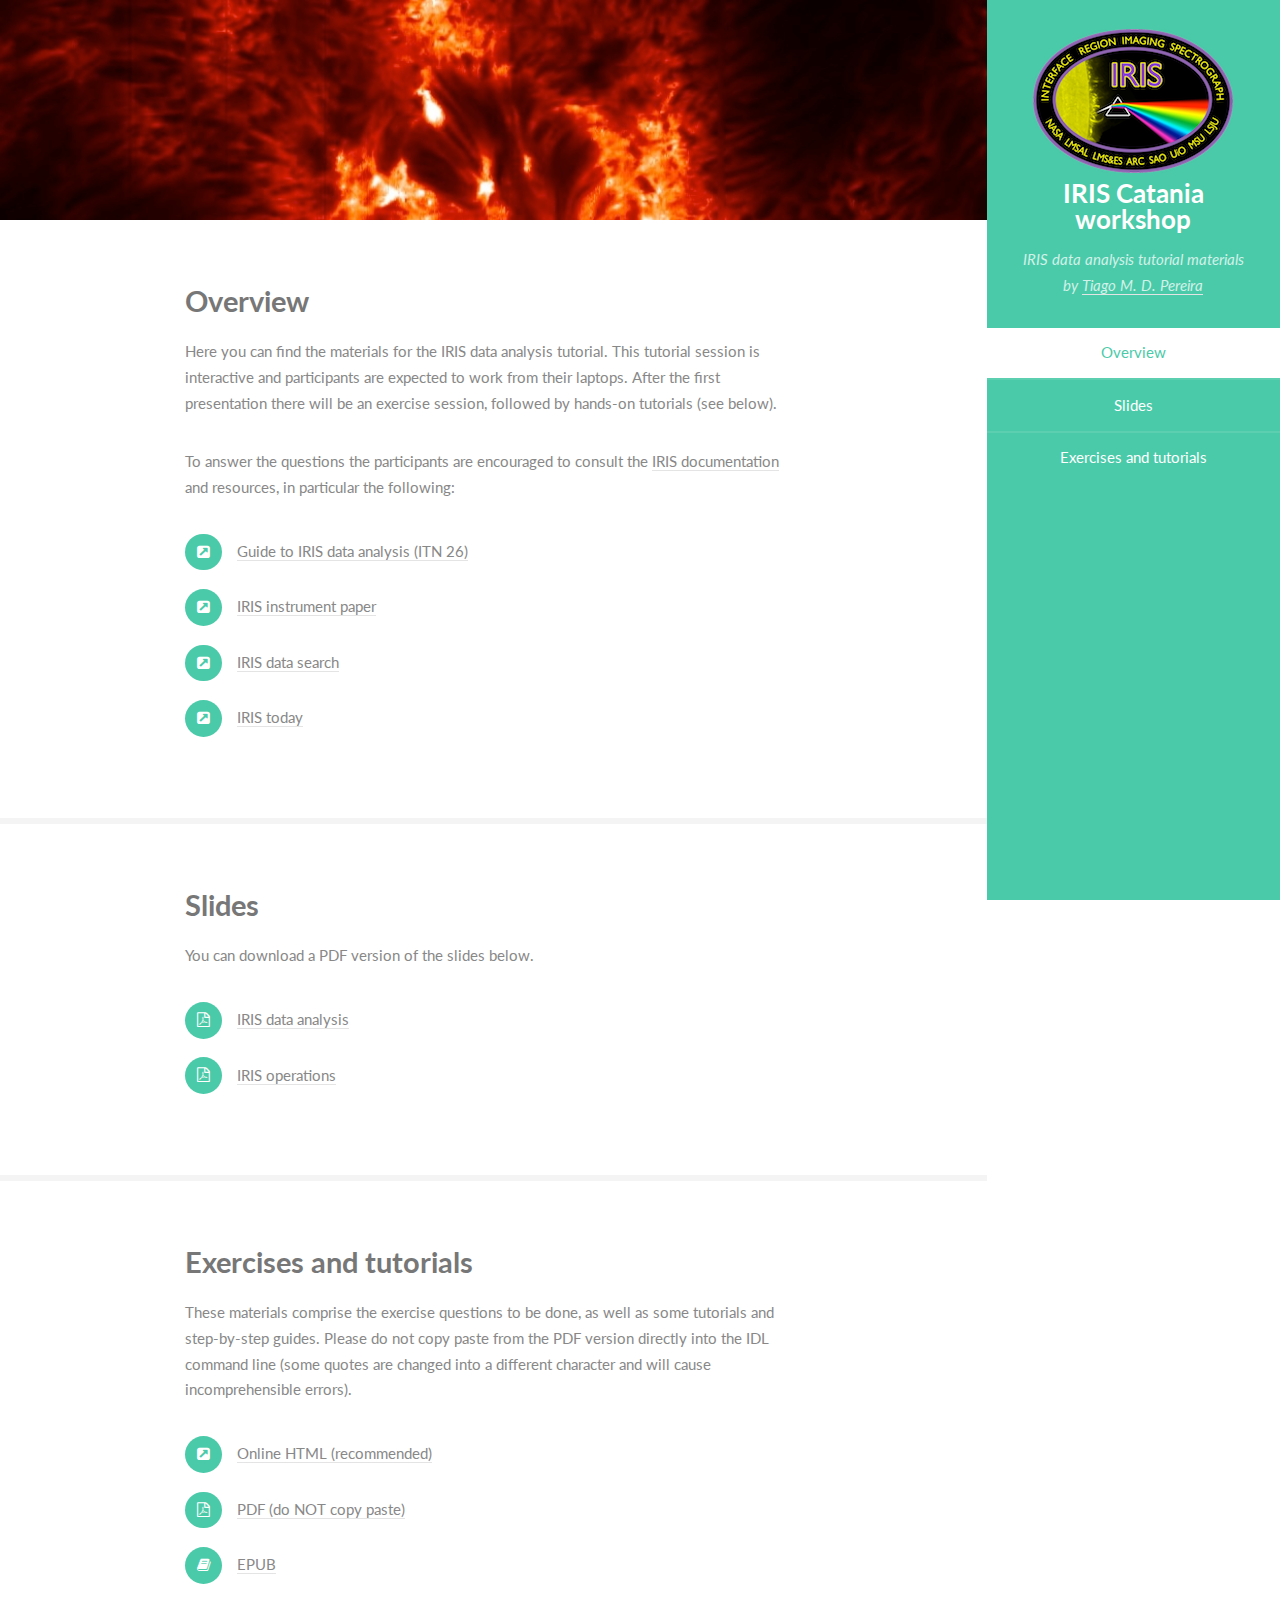
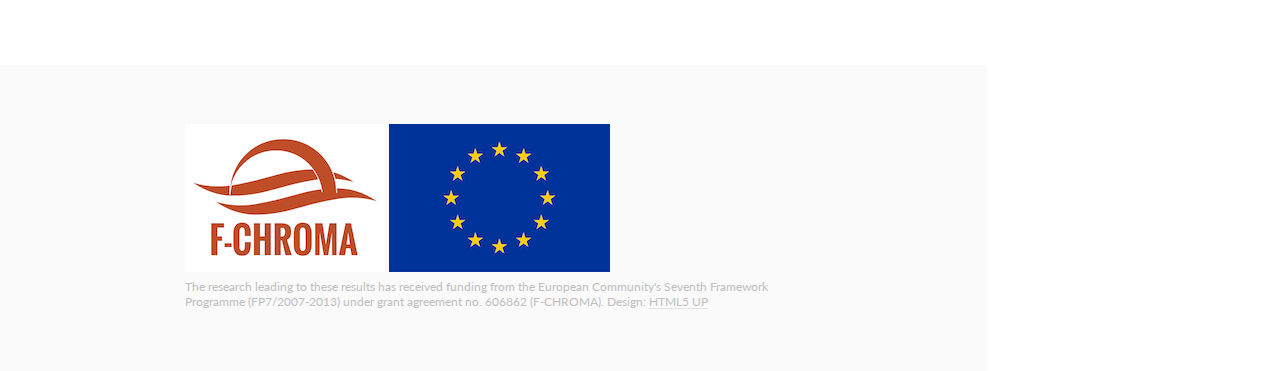
<file: docs/index.html>
<!DOCTYPE HTML>

<html lang="en">
	<head>
		<title>IRIS Catania Workshop | IRIS data analysis tutorial materials</title>
		<meta http-equiv="content-type" content="text/html; charset=utf-8" />
		<meta name="description" content="" />
		<meta name="keywords" content="" />
		<!--[if lte IE 8]><script src="css/ie/html5shiv.js"></script><![endif]-->
		<script src="js/jquery.min.js"></script>
		<script src="js/jquery.scrollzer.min.js"></script>
		<script src="js/jquery.scrolly.min.js"></script>
		<script src="js/skel.min.js"></script>
		<script src="js/skel-layers.min.js"></script>
		<script src="js/init.js"></script>
		<noscript>
			<link rel="stylesheet" href="css/skel.css" />
			<link rel="stylesheet" href="css/style.css" />
			<link rel="stylesheet" href="css/style-xlarge.css" />
		</noscript>
		<!--[if lte IE 8]><link rel="stylesheet" href="css/ie/v8.css" /><![endif]-->
	</head>
	<body>
		<div id="wrapper">

			<!-- Header -->
				<section id="header" class="skel-layers-fixed">
					<header>
						<span class="image"><img src="images/IRIS_logo.png" alt="" /></span>
						<h1 id="logo"><a href="#">IRIS Catania workshop</a></h1>
						<p>IRIS data analysis tutorial materials<br />
						by <a href="../">Tiago M. D. Pereira</a></p>
					</header>
					<nav id="nav">
						<ul>
							<li><a href="#one" class="active">Overview</a></li>
							<li><a href="#two">Slides</a></li>
							<li><a href="#three">Exercises and tutorials</a></li>
						</ul>
					</nav>
					<footer>
					</footer>
				</section>

			<!-- Main -->
				<div id="main">

					<!-- One -->
						<section id="one">
							<div class="container">
									<h2>Overview</h2>
									<p>Here you can find the materials for the IRIS data analysis tutorial.
									This tutorial session is interactive and participants are expected to work from their laptops.
									After the first presentation there will be an exercise session, followed by hands-on tutorials (see below).</p>


									<p>To answer the questions the participants are encouraged to consult the
									<a href="http://iris.lmsal.com/documents.html">IRIS documentation</a> and resources, in particular the following:</p>
									<ul class="feature-icons">
										<li class="fa-external-link-square"><a href="https://iris.lmsal.com/itn26/">Guide to IRIS data analysis (ITN 26)</a></li>
										<li class="fa-external-link-square"><a href="https://www.lmsal.com/iris_science/doc?cmd=dcur&proj_num=IS0196&file_type=pdf">IRIS instrument paper</a></li>
										<li class="fa-external-link-square"><a href="http://iris.lmsal.com/search/">IRIS data search</a></li>
										<li class="fa-external-link-square"><a href="http://iris.lmsal.com/iristoday/">IRIS today</a></li>
									</ul>
							</div>
						</section>

					<!-- Two -->
						<section id="two">
							<div class="container">
									<h2>Slides</h2>
									<p>You can download a PDF version of the slides below.</p>
								<ul class="feature-icons">
									<li class="fa-file-pdf-o"><a href="iris_slides.pdf">IRIS data analysis</a></li>
									<li class="fa-file-pdf-o"><a href="iris_operations_slides.pdf">IRIS operations</a></li>
								</ul>
							</div>
						</section>

					<!-- Three -->
						<section id="three">
							<div class="container">
									<h2>Exercises and tutorials</h2>
									<p>These materials comprise the exercise questions to be done, as well as some tutorials and step-by-step guides.
									Please do not copy paste from the PDF version directly into the IDL command line (some quotes are changed into
									a different character and will cause incomprehensible errors).</p>
								<ul class="feature-icons">
									<li class="fa-external-link-square"> <a href="exercises/">Online HTML (recommended)</a></li>
									<li class="fa-file-pdf-o"><a href="IRIS_Catania_exercises.pdf">PDF (do NOT copy paste)</a></li>
									<li class="fa-book"><a href="IRIS_Catania_exercises.epub">EPUB</a></li>
								</ul>
							</div>
						</section>

				</div>

			<!-- Footer -->
				<section id="footer">
					<div class="container">
                        <img src="images/FCHROMA_logo.png" alt="F-CHROMA logo" />
                        <img src="images/EU_flag.jpg" alt="EU Flag" />
						<ul class="copyright">
                            <li>The research leading to these results has received funding from the European Community's Seventh Framework Programme (FP7/2007-2013) under grant agreement no. 606862 (F-CHROMA). Design: <a href="http://html5up.net">HTML5 UP</a></li>
						</ul>
					</div>
				</section>

		</div>
	</body>
</html>
</file>
<file: docs/css/style-xlarge.css>
/*
	Read Only by HTML5 UP
	html5up.net | @n33co
	Free for personal and commercial use under the CCA 3.0 license (html5up.net/license)
*/

/* Basic */

	body, input, select, textarea {
		font-size: 13pt;
	}

/* Header */

	#header {
		width: 21em;
	}

		#header > header {
			padding: 2em;
		}

		#header > footer {
			padding: 1.5em;
		}

/* Wrapper */

	#wrapper {
		padding-right: 21em;
	}

/* Main */

	#main > section > .container {
		padding: 4em 0 2em 0;
	}
</file>
<file: docs/css/ie/v8.css>
/*
	Read Only by HTML5 UP
	html5up.net | @n33co
	Free for personal and commercial use under the CCA 3.0 license (html5up.net/license)
*/

/* Basic */

	code,
	input[type="text"],
	input[type="password"],
	input[type="email"],
	select,
	textarea,
	.box,
	.image,
	.image img,
	input[type="submit"],
	input[type="reset"],
	input[type="button"],
	.button {
		position: relative;
		-ms-behavior: url("css/ie/PIE.htc");
	}

/* Form */

	input[type="text"],
	input[type="password"],
	input[type="email"],
	select {
		line-height: 2.75em;
	}

	input[type="checkbox"],
	input[type="radio"] {
		-moz-appearance: normal;
		-webkit-appearance: normal;
		-o-appearance: normal;
		-ms-appearance: normal;
		appearance: normal;
	}

		input[type="checkbox"] + label,
		input[type="radio"] + label {
			padding: 0 0 0 1.5em;
		}

			input[type="checkbox"] + label:before,
			input[type="radio"] + label:before {
				display: none;
			}

/* Button */

	input[type="submit"].alt,
	input[type="reset"].alt,
	input[type="button"].alt,
	.button.alt {
		border: solid 2px #e4e4e4;
	}
</file>
<file: docs/css/skel.css>
/* Resets (http://meyerweb.com/eric/tools/css/reset/ | v2.0 | 20110126 | License: none (public domain)) */

	html,body,div,span,applet,object,iframe,h1,h2,h3,h4,h5,h6,p,blockquote,pre,a,abbr,acronym,address,big,cite,code,del,dfn,em,img,ins,kbd,q,s,samp,small,strike,strong,sub,sup,tt,var,b,u,i,center,dl,dt,dd,ol,ul,li,fieldset,form,label,legend,table,caption,tbody,tfoot,thead,tr,th,td,article,aside,canvas,details,embed,figure,figcaption,footer,header,hgroup,menu,nav,output,ruby,section,summary,time,mark,audio,video{margin:0;padding:0;border:0;font-size:100%;font:inherit;vertical-align:baseline;}article,aside,details,figcaption,figure,footer,header,hgroup,menu,nav,section{display:block;}body{line-height:1;}ol,ul{list-style:none;}blockquote,q{quotes:none;}blockquote:before,blockquote:after,q:before,q:after{content:'';content:none;}table{border-collapse:collapse;border-spacing:0;}body{-webkit-text-size-adjust:none}

/* Box Model */

	*, *:before, *:after {
		-moz-box-sizing: border-box;
		-webkit-box-sizing: border-box;
		box-sizing: border-box;
	}

/* Container */

	.container {
		margin-left: auto;
		margin-right: auto;

		/* width: (containers) */
		width: 45em;
	}

	/* Modifiers */

		/* 125% */
			.container.\31 25\25 {
				width: 100%;

				/* max-width: (containers * 1.25) */
				max-width: 56.25em;

				/* min-width: (containers) */
				min-width: 45em;
			}

		/* 75% */
			.container.\37 5\25 {

				/* width: (containers * 0.75) */
				width: 33.75em;

			}

		/* 50% */
			.container.\35 0\25 {

				/* width: (containers * 0.50) */
				width: 22.5em;

			}

		/* 25% */
			.container.\32 5\25 {

				/* width: (containers * 0.25) */
				width: 11.25em;

			}

/* Grid */

	.row {
		border-bottom: solid 1px transparent;
	}

	.row > * {
		float: left;
	}

	.row:after, .row:before {
		content: '';
		display: block;
		clear: both;
		height: 0;
	}

	.row.uniform > * > :first-child {
		margin-top: 0;
	}

	.row.uniform > * > :last-child {
		margin-bottom: 0;
	}

	/* Gutters */

		/* Normal */

			.row > * {
				/* padding: (gutters.horizontal) 0 0 (gutters.vertical) */
				padding: 0 0 0 2em;
			}

			.row {
				/* margin: -(gutters.horizontal) 0 -1px -(gutters.vertical) */
				margin: 0 0 -1px -2em;
			}

			.row.uniform > * {
				/* padding: (gutters.vertical) 0 0 (gutters.vertical) */
				padding: 2em 0 0 2em;
			}

			.row.uniform {
				/* margin: -(gutters.vertical) 0 -1px -(gutters.vertical) */
				margin: -2em 0 -1px -2em;
			}

		/* 200% */

			.row.\32 00\25 > * {
				/* padding: (gutters.horizontal) 0 0 (gutters.vertical) */
				padding: 0 0 0 4em;
			}

			.row.\32 00\25 {
				/* margin: -(gutters.horizontal) 0 -1px -(gutters.vertical) */
				margin: 0 0 -1px -4em;
			}

			.row.uniform.\32 00\25 > * {
				/* padding: (gutters.vertical) 0 0 (gutters.vertical) */
				padding: 4em 0 0 4em;
			}

			.row.uniform.\32 00\25 {
				/* margin: -(gutters.vertical) 0 -1px -(gutters.vertical) */
				margin: -4em 0 -1px -4em;
			}

		/* 150% */

			.row.\31 50\25 > * {
				/* padding: (gutters.horizontal) 0 0 (gutters.vertical) */
				padding: 0 0 0 1.5em;
			}

			.row.\31 50\25 {
				/* margin: -(gutters.horizontal) 0 -1px -(gutters.vertical) */
				margin: 0 0 -1px -1.5em;
			}

			.row.uniform.\31 50\25 > * {
				/* padding: (gutters.vertical) 0 0 (gutters.vertical) */
				padding: 1.5em 0 0 1.5em;
			}

			.row.uniform.\31 50\25 {
				/* margin: -(gutters.vertical) 0 -1px -(gutters.vertical) */
				margin: -1.5em 0 -1px -1.5em;
			}

		/* 50% */

			.row.\35 0\25 > * {
				/* padding: (gutters.horizontal) 0 0 (gutters.vertical) */
				padding: 0 0 0 1em;
			}

			.row.\35 0\25 {
				/* margin: -(gutters.horizontal) 0 -1px -(gutters.vertical) */
				margin: 0 0 -1px -1em;
			}

			.row.uniform.\35 0\25 > * {
				/* padding: (gutters.vertical) 0 0 (gutters.vertical) */
				padding: 1em 0 0 1em;
			}

			.row.uniform.\35 0\25 {
				/* margin: -(gutters.vertical) 0 -1px -(gutters.vertical) */
				margin: -1em 0 -1px -1em;
			}

		/* 25% */

			.row.\32 5\25 > * {
				/* padding: (gutters.horizontal) 0 0 (gutters.vertical) */
				padding: 0 0 0 0.5em;
			}

			.row.\32 5\25 {
				/* margin: -(gutters.horizontal) 0 -1px -(gutters.vertical) */
				margin: 0 0 -1px -0.5em;
			}

			.row.uniform.\32 5\25 > * {
				/* padding: (gutters.vertical) 0 0 (gutters.vertical) */
				padding: 0.5em 0 0 0.5em;
			}

			.row.uniform.\32 5\25 {
				/* margin: -(gutters.vertical) 0 -1px -(gutters.vertical) */
				margin: -0.5em 0 -1px -0.5em;
			}

		/* 0% */

			.row.\30 \25 > * {
				padding: 0;
			}

			.row.\30 \25 {
				margin: 0 0 -1px 0;
			}

	/* Cells */

		.\31 2u, .\31 2u\24 { width: 100%; clear: none; margin-left: 0; }
		.\31 1u, .\31 1u\24 { width: 91.6666666667%; clear: none; margin-left: 0; }
		.\31 0u, .\31 0u\24 { width: 83.3333333333%; clear: none; margin-left: 0; }
		.\39 u, .\39 u\24 { width: 75%; clear: none; margin-left: 0; }
		.\38 u, .\38 u\24 { width: 66.6666666667%; clear: none; margin-left: 0; }
		.\37 u, .\37 u\24 { width: 58.3333333333%; clear: none; margin-left: 0; }
		.\36 u, .\36 u\24 { width: 50%; clear: none; margin-left: 0; }
		.\35 u, .\35 u\24 { width: 41.6666666667%; clear: none; margin-left: 0; }
		.\34 u, .\34 u\24 { width: 33.3333333333%; clear: none; margin-left: 0; }
		.\33 u, .\33 u\24 { width: 25%; clear: none; margin-left: 0; }
		.\32 u, .\32 u\24 { width: 16.6666666667%; clear: none; margin-left: 0; }
		.\31 u, .\31 u\24 { width: 8.3333333333%; clear: none; margin-left: 0; }

		.\31 2u\24 + *,
		.\31 1u\24 + *,
		.\31 0u\24 + *,
		.\39 u\24 + *,
		.\38 u\24 + *,
		.\37 u\24 + *,
		.\36 u\24 + *,
		.\35 u\24 + *,
		.\34 u\24 + *,
		.\33 u\24 + *,
		.\32 u\24 + *,
		.\31 u\24 + * {
			clear: left;
		}

		.\-11u { margin-left: 91.6666666667% }
		.\-10u { margin-left: 83.3333333333% }
		.\-9u { margin-left: 75% }
		.\-8u { margin-left: 66.6666666667% }
		.\-7u { margin-left: 58.3333333333% }
		.\-6u { margin-left: 50% }
		.\-5u { margin-left: 41.6666666667% }
		.\-4u { margin-left: 33.3333333333% }
		.\-3u { margin-left: 25% }
		.\-2u { margin-left: 16.6666666667% }
		.\-1u { margin-left: 8.3333333333% }
</file>
<file: docs/css/style.css>
@charset "UTF-8";
@import url(font-awesome.min.css);
@import url("http://fonts.googleapis.com/css?family=Lato:400,400italic,700,700italic|Source+Code+Pro:400");

/*
	Read Only by HTML5 UP
	html5up.net | @n33co
	Free for personal and commercial use under the CCA 3.0 license (html5up.net/license)
*/

/* Basic */

	body {
		background: #fff;
	}

	body, input, select, textarea {
		color: #888;
		font-family: "Lato", sans-serif;
		font-size: 16pt;
		font-weight: 400;
		line-height: 1.75em;
	}

	a {
		-moz-transition: color 0.2s ease-in-out, border-color 0.2s ease-in-out;
		-webkit-transition: color 0.2s ease-in-out, border-color 0.2s ease-in-out;
		-o-transition: color 0.2s ease-in-out, border-color 0.2s ease-in-out;
		-ms-transition: color 0.2s ease-in-out, border-color 0.2s ease-in-out;
		transition: color 0.2s ease-in-out, border-color 0.2s ease-in-out;
		border-bottom: solid 1px #e4e4e4;
		color: inherit;
		text-decoration: none;
	}

		a:hover {
			border-bottom-color: transparent;
			color: #4acaa8 !important;
		}

	strong, b {
		color: #777;
		font-weight: 700;
	}

	em, i {
		font-style: italic;
	}

	p {
		margin: 0 0 2.25em 0;
	}

	h1, h2, h3, h4, h5, h6 {
		color: #777;
		font-weight: 700;
		line-height: 1em;
		margin: 0 0 0.5625em 0;
	}

		h1 a, h2 a, h3 a, h4 a, h5 a, h6 a {
			border: 0;
			color: inherit;
			text-decoration: none;
		}

	h2 {
		font-size: 2em;
		line-height: 1.5em;
	}

	h3 {
		font-size: 1.75em;
		line-height: 1.5em;
	}

	h4 {
		font-size: 1.25em;
		line-height: 1.5em;
	}

	h5 {
		font-size: 0.9em;
		line-height: 1.5em;
	}

	h6 {
		font-size: 0.7em;
		line-height: 1.5em;
	}

	sub {
		font-size: 0.8em;
		position: relative;
		top: 0.5em;
	}

	sup {
		font-size: 0.8em;
		position: relative;
		top: -0.5em;
	}

	hr {
		border: 0;
		border-bottom: solid 2px #f4f4f4;
		margin: 2.25em 0;
	}

		hr.major {
			margin: 3.375em 0;
		}

	blockquote {
		border-left: solid 8px #e4e4e4;
		font-style: italic;
		margin: 0 0 2.25em 0;
		padding: 0.5em 0 0.5em 2em;
	}

	code {
		background: #555;
		border-radius: 5px;
		color: #fff;
		font-family: "Source Code Pro", monospace;
		font-size: 0.9em;
		margin: 0 0.25em;
		padding: 0.25em 0.65em;
	}

	pre {
		font-family: "Source Code Pro", monospace;
		font-size: 0.9em;
		margin: 0 0 2.25em 0;
	}

		pre code {
			-webkit-overflow-scrolling: touch;
			display: block;
			line-height: 1.5em;
			overflow-x: auto;
			padding: 1em 1.5em;
		}

	.align-left {
		text-align: left;
	}

	.align-center {
		text-align: center;
	}

	.align-right {
		text-align: right;
	}

/* Section/Article */

	section.special, article.special {
		text-align: center;
	}

	header p {
		color: #aaa;
		position: relative;
		margin: 0 0 1.6875em 0;
	}

	header h2 + p {
		font-size: 1.25em;
		margin-top: -0.5em;
		line-height: 1.5em;
	}

	header h3 + p {
		font-size: 1.1em;
		margin-top: -0.35em;
		line-height: 1.5em;
	}

	header h4 + p,
	header h5 + p,
	header h6 + p {
		font-size: 0.9em;
		margin-top: -0.25em;
		line-height: 1.5em;
	}

	header.major h2 {
		color: #4acaa8;
		font-size: 3.5em;
	}

		header.major h2 + p {
			color: #777;
			font-size: 1.75em;
			font-weight: 700;
			margin-top: -0.75em;
		}

/* Form */

	form {
		margin: 0 0 2.25em 0;
	}

	label {
		color: #777;
		display: block;
		font-size: 0.9em;
		font-weight: 700;
		margin: 0 0 1.125em 0;
	}

	input::-moz-focus-inner {
		border: 0;
		padding: 0;
	}

	input[type="text"],
	input[type="password"],
	input[type="email"],
	select,
	textarea {
		-moz-appearance: none;
		-webkit-appearance: none;
		-o-appearance: none;
		-ms-appearance: none;
		appearance: none;
		border-radius: 5px;
		border: none;
		border: solid 2px #e4e4e4;
		color: inherit;
		display: block;
		outline: 0;
		padding: 0 1em;
		text-decoration: none;
		width: 100%;
	}

		input[type="text"]:invalid,
		input[type="password"]:invalid,
		input[type="email"]:invalid,
		select:invalid,
		textarea:invalid {
			box-shadow: none;
		}

		input[type="text"]:focus,
		input[type="password"]:focus,
		input[type="email"]:focus,
		select:focus,
		textarea:focus {
			border-color: #4acaa8;
		}

	.select-wrapper {
		text-decoration: none;
		display: block;
		position: relative;
	}

		.select-wrapper:before {
			content: '\f078';
			-moz-osx-font-smoothing: grayscale;
			-webkit-font-smoothing: antialiased;
			font-family: FontAwesome;
			font-style: normal;
			font-weight: normal;
			text-transform: none !important;
		}

		.select-wrapper:before {
			color: #e4e4e4;
			display: block;
			height: 2.75em;
			line-height: 2.75em;
			pointer-events: none;
			position: absolute;
			right: 0;
			text-align: center;
			top: 0;
			width: 2.75em;
		}

		.select-wrapper select::-ms-expand {
			display: none;
		}

	input[type="text"],
	input[type="password"],
	input[type="email"],
	select {
		height: 2.75em;
	}

	textarea {
		padding: 0.75em 1em;
	}

	input[type="checkbox"],
	input[type="radio"] {
		-moz-appearance: none;
		-webkit-appearance: none;
		-o-appearance: none;
		-ms-appearance: none;
		appearance: none;
		display: block;
		float: left;
		margin-right: -2em;
		opacity: 0;
		width: 1em;
		z-index: -1;
	}

		input[type="checkbox"] + label,
		input[type="radio"] + label {
			text-decoration: none;
			color: #888;
			cursor: pointer;
			display: inline-block;
			font-size: 1em;
			font-weight: 400;
			padding-left: 2.4em;
			padding-right: 0.75em;
			position: relative;
		}

			input[type="checkbox"] + label:before,
			input[type="radio"] + label:before {
				-moz-osx-font-smoothing: grayscale;
				-webkit-font-smoothing: antialiased;
				font-family: FontAwesome;
				font-style: normal;
				font-weight: normal;
				text-transform: none !important;
			}

			input[type="checkbox"] + label:before,
			input[type="radio"] + label:before {
				background: #fafafa;
				border-radius: 5px;
				border: solid 2px #e4e4e4;
				content: '';
				display: inline-block;
				height: 1.65em;
				left: 0;
				line-height: 1.58125em;
				position: absolute;
				text-align: center;
				top: 0;
				width: 1.65em;
			}

		input[type="checkbox"]:checked + label:before,
		input[type="radio"]:checked + label:before {
			background: #989898;
			border-color: #989898;
			color: #ffffff;
			content: '\f00c';
		}

		input[type="checkbox"]:focus + label:before,
		input[type="radio"]:focus + label:before {
			border-color: #4acaa8;
		}

	input[type="checkbox"] + label:before {
		border-radius: 5px;
	}

	input[type="radio"] + label:before {
		border-radius: 100%;
	}

	::-webkit-input-placeholder {
		color: #aaa !important;
		font-style: italic;
		opacity: 1.0;
	}

	:-moz-placeholder {
		color: #aaa !important;
		font-style: italic;
		opacity: 1.0;
	}

	::-moz-placeholder {
		color: #aaa !important;
		font-style: italic;
		opacity: 1.0;
	}

	:-ms-input-placeholder {
		color: #aaa !important;
		font-style: italic;
		opacity: 1.0;
	}

	.formerize-placeholder {
		color: #aaa !important;
		font-style: italic;
		opacity: 1.0;
	}

/* Box */

	.box {
		border-radius: 5px;
		border: solid 2px #e4e4e4;
		margin-bottom: 2.25em;
		padding: 1.5em;
	}

		.box > :last-child,
		.box > :last-child > :last-child,
		.box > :last-child > :last-child > :last-child {
			margin-bottom: 0;
		}

		.box.alt {
			border: 0;
			border-radius: 0;
			padding: 0;
		}

/* Icon */

	.icon {
		text-decoration: none;
		border-bottom: none;
		position: relative;
	}

		.icon:before {
			-moz-osx-font-smoothing: grayscale;
			-webkit-font-smoothing: antialiased;
			font-family: FontAwesome;
			font-style: normal;
			font-weight: normal;
			text-transform: none !important;
		}

		.icon > .label {
			display: none;
		}

/* Image */

	.image {
		border-radius: 5px;
		border: 0;
		display: inline-block;
		position: relative;
	}

		.image img {
			border-radius: 5px;
			display: block;
		}

		.image.left {
			float: left;
			margin: 0 2.5em 2em 0;
			top: 0.25em;
		}

		.image.right {
			float: right;
			margin: 0 0 2em 2.5em;
			top: 0.25em;
		}

		.image.fit {
			display: block;
			margin: 0 0 2.25em 0;
			width: 100%;
		}

			.image.fit img {
				display: block;
				width: 100%;
			}

		.image.avatar {
			border-radius: 100%;
			overflow: hidden;
		}

			.image.avatar img {
				border-radius: 100%;
				display: block;
				width: 100%;
			}

/* List */

	ol {
		list-style: decimal;
		margin: 0 0 2.25em 0;
		padding-left: 1.25em;
	}

		ol li {
			padding-left: 0.25em;
		}

	ul {
		list-style: disc;
		margin: 0 0 2.25em 0;
		padding-left: 1em;
	}

		ul li {
			padding-left: 0.5em;
		}

		ul.alt {
			list-style: none;
			padding-left: 0;
		}

			ul.alt li {
				border-top: solid 2px #f4f4f4;
				padding: 0.5em 0;
			}

				ul.alt li:first-child {
					border-top: 0;
					padding-top: 0;
				}

		ul.feature-icons {
			list-style: none;
			padding-left: 0;
		}

			ul.feature-icons li {
				text-decoration: none;
				display: inline-block;
				margin: 0 0 1.6875em 0;
				padding: 0.35em 0 0 3.5em;
				position: relative;
				width: 98%;
			}

				ul.feature-icons li:before {
					-moz-osx-font-smoothing: grayscale;
					-webkit-font-smoothing: antialiased;
					font-family: FontAwesome;
					font-style: normal;
					font-weight: normal;
					text-transform: none !important;
				}

				ul.feature-icons li:before {
					background: #4acaa8;
					border-radius: 100%;
					color: #ffffff;
					display: block;
					height: 2.5em;
					left: 0;
					line-height: 2.5em;
					position: absolute;
					text-align: center;
					top: 0;
					width: 2.5em;
				}

		ul.icons {
			cursor: default;
			list-style: none;
			padding-left: 0;
		}

			ul.icons li {
				display: inline-block;
				padding: 0 1em 0 0;
			}

				ul.icons li:last-child {
					padding-right: 0 !important;
				}

				ul.icons li .icon:before {
					font-size: 1.25em;
				}

		ul.actions {
			cursor: default;
			list-style: none;
			padding-left: 0;
		}

			ul.actions li {
				display: inline-block;
				padding: 0 1.125em 0 0;
				vertical-align: middle;
			}

				ul.actions li:last-child {
					padding-right: 0;
				}

			ul.actions.small li {
				padding: 0 0.5625em 0 0;
			}

			ul.actions.vertical li {
				display: block;
				padding: 1.125em 0 0 0;
			}

				ul.actions.vertical li:first-child {
					padding-top: 0;
				}

				ul.actions.vertical li > * {
					margin-bottom: 0;
				}

			ul.actions.vertical.small li {
				padding: 0.5625em 0 0 0;
			}

				ul.actions.vertical.small li:first-child {
					padding-top: 0;
				}

			ul.actions.fit {
				display: table;
				margin-left: -1.125em;
				padding: 0;
				table-layout: fixed;
				width: calc(100% + 1.125em);
			}

				ul.actions.fit li {
					display: table-cell;
					padding: 0 0 0 1.125em;
				}

					ul.actions.fit li > * {
						margin-bottom: 0;
					}

				ul.actions.fit.small {
					margin-left: -0.5625em;
					width: calc(100% + 0.5625em);
				}

					ul.actions.fit.small li {
						padding: 0 0 0 0.5625em;
					}

	dl {
		margin: 0 0 2.25em 0;
	}

/* Table */

	.table-wrapper {
		-webkit-overflow-scrolling: touch;
		overflow-x: auto;
	}

	table {
		margin: 0 0 2.25em 0;
		width: 100%;
	}

		table tbody tr {
			border: solid 2px #f4f4f4;
			border-left: 0;
			border-right: 0;
		}

			table tbody tr:nth-child(2n + 1) {
				background-color: #fafafa;
			}

		table td {
			padding: 0.75em 0.75em;
		}

		table th {
			color: #777;
			font-size: 0.9em;
			font-weight: 700;
			padding: 0 0.75em 0.75em 0.75em;
			text-align: left;
		}

		table thead {
			border-bottom: solid 4px #e4e4e4;
		}

		table tfoot {
			border-top: solid 4px #e4e4e4;
		}

		table.alt {
			border-collapse: separate;
		}

			table.alt tbody tr td {
				border: solid 2px #e4e4e4;
				border-left-width: 0;
				border-top-width: 0;
			}

				table.alt tbody tr td:first-child {
					border-left-width: 2px;
				}

			table.alt tbody tr:first-child td {
				border-top-width: 2px;
			}

			table.alt thead {
				border-bottom: 0;
			}

			table.alt tfoot {
				border-top: 0;
			}

/* Button */

	input[type="submit"],
	input[type="reset"],
	input[type="button"],
	.button {
		-moz-appearance: none;
		-webkit-appearance: none;
		-o-appearance: none;
		-ms-appearance: none;
		appearance: none;
		-moz-transition: background-color 0.2s ease-in-out, color 0.2s ease-in-out;
		-webkit-transition: background-color 0.2s ease-in-out, color 0.2s ease-in-out;
		-o-transition: background-color 0.2s ease-in-out, color 0.2s ease-in-out;
		-ms-transition: background-color 0.2s ease-in-out, color 0.2s ease-in-out;
		transition: background-color 0.2s ease-in-out, color 0.2s ease-in-out;
		background-color: #989898;
		border-radius: 5px;
		border: 0;
		color: #ffffff !important;
		cursor: pointer;
		display: inline-block;
		font-weight: 700;
		height: 2.75em;
		line-height: 2.75em;
		padding: 0 1.5em;
		text-align: center;
		text-decoration: none;
		white-space: nowrap;
	}

		input[type="submit"]:hover,
		input[type="reset"]:hover,
		input[type="button"]:hover,
		.button:hover {
			background-color: #a5a5a5;
			color: #ffffff !important;
		}

		input[type="submit"]:active,
		input[type="reset"]:active,
		input[type="button"]:active,
		.button:active {
			background-color: #8b8b8b;
		}

		input[type="submit"].icon,
		input[type="reset"].icon,
		input[type="button"].icon,
		.button.icon {
			padding-left: 1.35em;
		}

			input[type="submit"].icon:before,
			input[type="reset"].icon:before,
			input[type="button"].icon:before,
			.button.icon:before {
				margin-right: 0.5em;
			}

		input[type="submit"].fit,
		input[type="reset"].fit,
		input[type="button"].fit,
		.button.fit {
			display: block;
			margin: 0 0 1.125em 0;
			width: 100%;
		}

		input[type="submit"].small,
		input[type="reset"].small,
		input[type="button"].small,
		.button.small {
			font-size: 0.8em;
		}

		input[type="submit"].big,
		input[type="reset"].big,
		input[type="button"].big,
		.button.big {
			font-size: 1.35em;
		}

		input[type="submit"].alt,
		input[type="reset"].alt,
		input[type="button"].alt,
		.button.alt {
			background-color: transparent;
			box-shadow: inset 0 0 0 2px #e4e4e4;
			color: #777 !important;
		}

			input[type="submit"].alt:hover,
			input[type="reset"].alt:hover,
			input[type="button"].alt:hover,
			.button.alt:hover {
				background-color: #f4f4f4;
				color: #777 !important;
			}

			input[type="submit"].alt:active,
			input[type="reset"].alt:active,
			input[type="button"].alt:active,
			.button.alt:active {
				background-color: #eaeaea;
			}

			input[type="submit"].alt.icon:before,
			input[type="reset"].alt.icon:before,
			input[type="button"].alt.icon:before,
			.button.alt.icon:before {
				color: #aaa;
			}

		input[type="submit"].special,
		input[type="reset"].special,
		input[type="button"].special,
		.button.special {
			background-color: #4acaa8;
			color: #ffffff !important;
		}

			input[type="submit"].special:hover,
			input[type="reset"].special:hover,
			input[type="button"].special:hover,
			.button.special:hover {
				background-color: #5ed0b1;
			}

			input[type="submit"].special:active,
			input[type="reset"].special:active,
			input[type="button"].special:active,
			.button.special:active {
				background-color: #39c29d;
			}

		input[type="submit"].disabled, input[type="submit"]:disabled,
		input[type="reset"].disabled,
		input[type="reset"]:disabled,
		input[type="button"].disabled,
		input[type="button"]:disabled,
		.button.disabled,
		.button:disabled {
			background-color: #888 !important;
			box-shadow: inset 0 -0.15em 0 0 rgba(0, 0, 0, 0.15);
			color: #fff !important;
			cursor: default;
			opacity: 0.25;
		}

/* Features */

	.features article {
		border-top: solid 3px #f4f4f4;
		margin-bottom: 2.25em;
		padding-top: 2.25em;
	}

		.features article:first-child {
			border-top: 0;
			padding-top: 0;
		}

		.features article .image {
			display: inline-block;
			padding-right: 2.5em;
			vertical-align: middle;
			width: 48%;
		}

			.features article .image img {
				display: block;
				width: 100%;
			}

		.features article .inner {
			display: inline-block;
			vertical-align: middle;
			width: 50%;
		}

			.features article .inner > :last-child {
				margin-bottom: 0;
			}

/* Header */

	#header {
		background: #4acaa8;
		color: #d1f1e9;
		height: 100%;
		position: fixed;
		text-align: center;
		top: 0;
		width: 23em;
		right: 0;
	}

		#header h1, #header h2, #header h3, #header h4, #header h5, #header h6 {
			color: #ffffff;
		}

			#header h1 a, #header h2 a, #header h3 a, #header h4 a, #header h5 a, #header h6 a {
				color: #ffffff;
			}

		#header header p {
			color: #b6e9dc;
		}

		#header a {
			color: #d1f1e9;
		}

			#header a:hover {
				color: #ffffff !important;
			}

		#header > header {
			padding: 3em;
		}

			#header > header .avatar {
				display: block;
				margin: 0 auto 2.25em auto;
				width: 8em;
			}

			#header > header h1 {
				font-size: 1.75em;
				margin: 0;
			}

			#header > header p {
				color: #d1f1e9;
				font-style: italic;
				margin: 1em 0 0 0;
			}

		#header > footer {
			bottom: 0;
			left: 0;
			padding: 2em;
			position: absolute;
			width: 100%;
		}

			#header > footer .icons {
				margin: 0;
			}

				#header > footer .icons li a {
					color: #b6e9dc;
				}

		#header > nav ul {
			list-style: none;
			margin: 0;
			padding: 0;
		}

			#header > nav ul li {
				border-top: solid 2px #5ccfb0;
				display: block;
				padding: 0;
			}

				#header > nav ul li a {
					-moz-transition: none;
					-webkit-transition: none;
					-o-transition: none;
					-ms-transition: none;
					transition: none;
					border: 0;
					color: #ffffff !important;
					display: block;
					padding: 0.85em 0;
					text-decoration: none;
				}

					#header > nav ul li a.active {
						background: #fff;
						color: #4acaa8 !important;
					}

				#header > nav ul li:first-child {
					border-top: 0;
				}

/* Wrapper */

	#wrapper {
		background: #fff;
		padding-right: 23em;
	}

/* Main */

	#main > section {
		border-top: solid 6px #f4f4f4;
	}

		#main > section > .container {
			padding: 6em 0 4em 0;
		}

		#main > section:first-child {
			border-top: 0;
		}

/* One */

	#one:before {
		background-image: url("../images/banner.jpg");
		background-position: top right;
		background-repeat: no-repeat;
		background-size: cover;
		content: '';
		display: block;
		height: 15em;
		width: 100%;
	}

/* Footer */

	#footer {
		background: #fafafa;
		border-top: 0;
		color: #c0c0c0;
		overflow: hidden;
		padding: 4em 0 2em 0;
	}

		#footer .copyright {
			line-height: 1em;
			list-style: none;
			padding: 0;
		}

			#footer .copyright li {
				border-left: solid 1px #d4d4d4;
				display: inline-block;
				font-size: 0.8em;
				margin-left: 1em;
				padding-left: 1em;
			}

				#footer .copyright li:first-child {
					border-left: 0;
					margin-left: 0;
					padding-left: 0;
				}

				#footer .copyright li a {
					color: inherit;
				}
</file>
